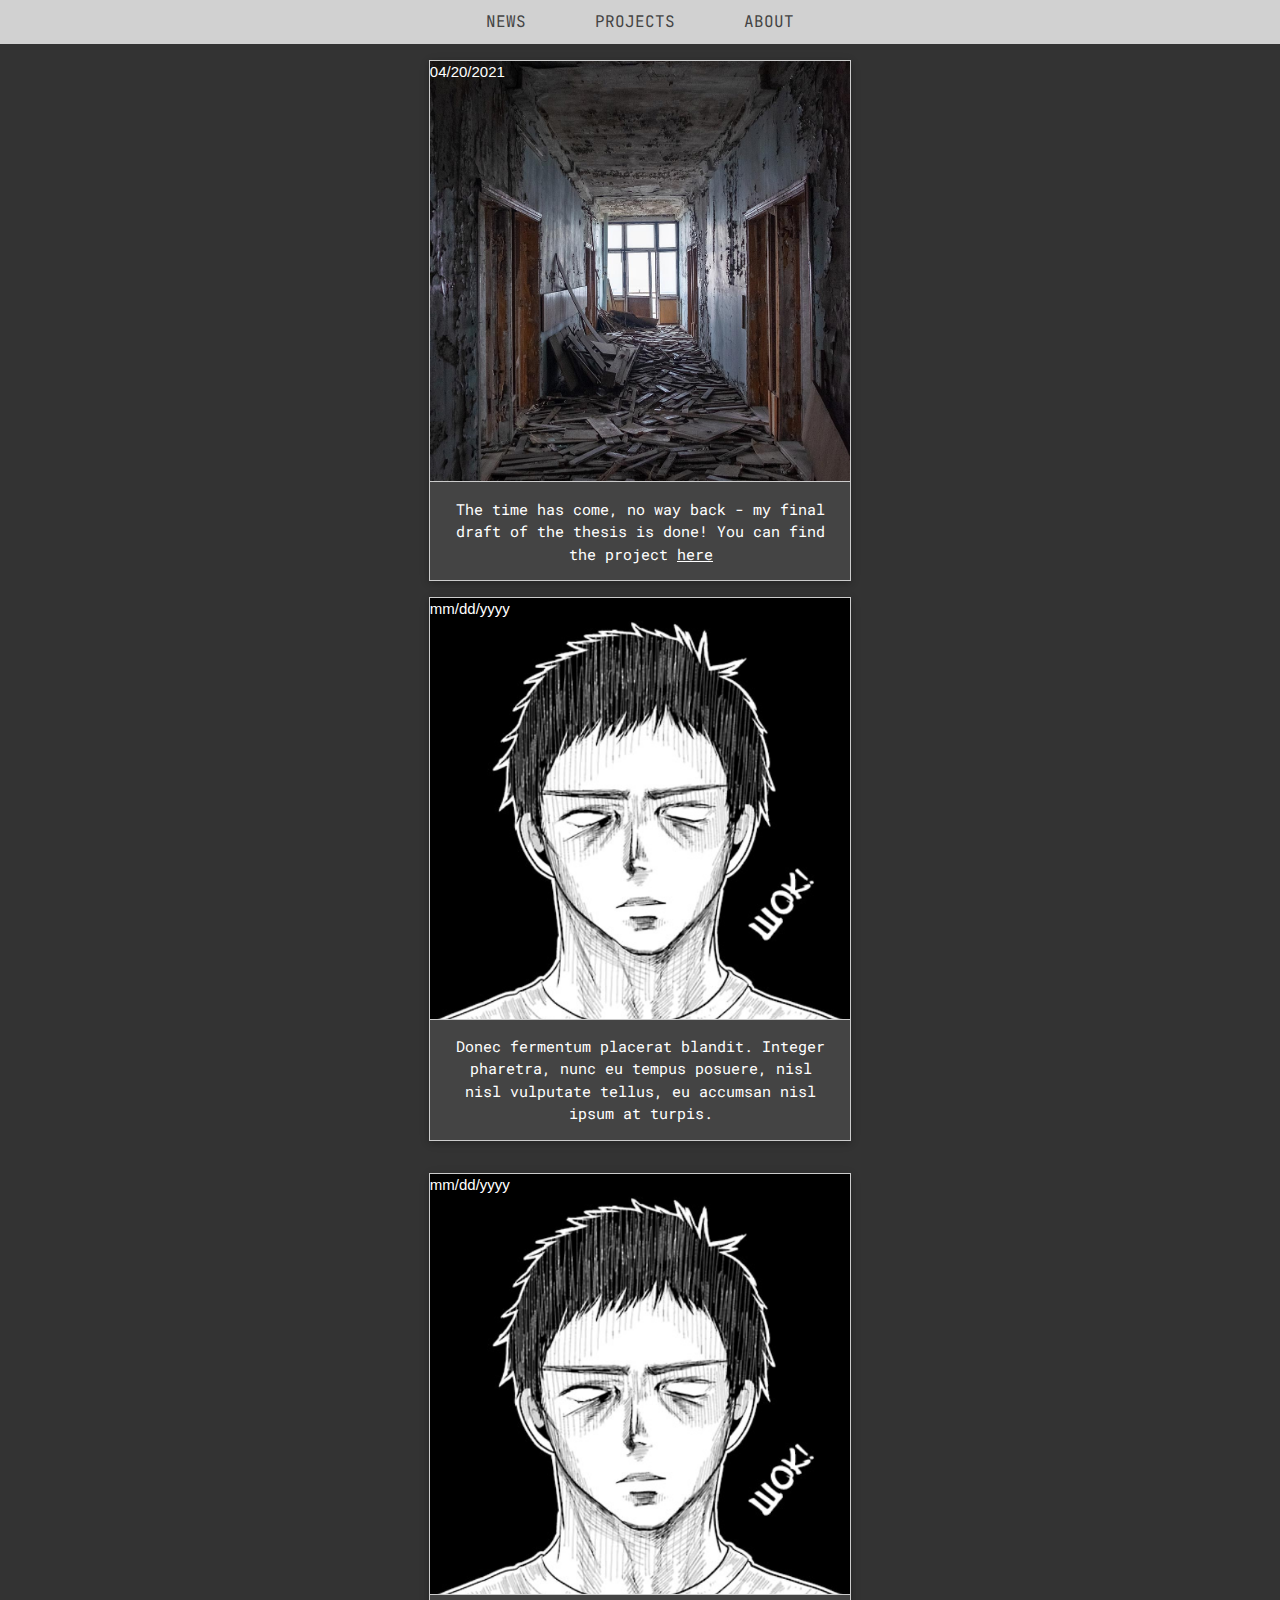
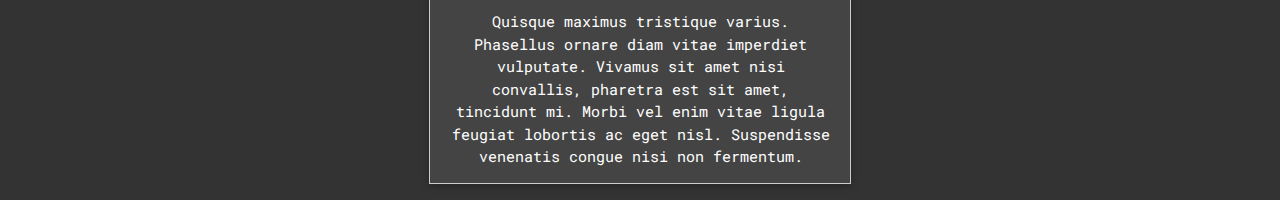
<file: index.html>
<!DOCTYPE html>
<html>
<head>
    <link href="css/styles.css" rel="stylesheet" type="text/css">
    <link rel="stylesheet" href="https://www.w3schools.com/w3css/4/w3.css">
    <link rel="preconnect" href="https://fonts.gstatic.com">
    <link href="https://fonts.googleapis.com/css2?family=Roboto+Mono&display=swap" rel="stylesheet">
    <link href="https://fonts.googleapis.com/css2?family=JetBrains+Mono&display=swap" rel="stylesheet">
    <meta name="viewport" content="width=device-width, initial-scale=1.0">
</head>
<body>
    <header>
        <nav>
            <ul>
                <li><a href="#">News</a></li>
                <li style="margin: 0 60px;"><a href="projects.html">Projects</a></li>
                <li><a href="about.html">About</a></li>
            </ul>
        </nav>
    </header>
    <main>
        <div class="w3-row">
            <div class="w3-container w3-card w3-auto w3-mobile w3-margin-top w3-border" style="padding: 0px; background: #444; width:33%;">
                <div class="w3-display-container">
                    <img src="projects/Project1/thesis icon.jpg" width="100%">
                    <div class="w3-display-topleft">04/20/2021</div> 
                </div>
                <div class="w3-container w3-center w3-border-top">     
                    <p style="margin-left: 2px;">The time has come, no way back  - my final draft of the thesis is done! 
                    You can find the project <a href="./projects/Project1/Project1.html" style="text-decoration:underline;">here</a></p>
                </div>
            </div>
        </div>

        <div class="w3-row">
            <div class="w3-container w3-card w3-auto w3-mobile w3-border" style="margin-bottom: 16px; margin-top: 16px; padding: 0px; background: #444; width:33%;">
                <div class="w3-display-container">
                    <img src="assets/placeholder1.png" width="100%">
                    <div class="w3-display-topleft">mm/dd/yyyy</div> 
                </div>
                <div class="w3-container w3-center w3-border-top">     
                    <p style="margin-left: 2px;">Donec fermentum placerat blandit. Integer pharetra, nunc eu tempus posuere, nisl nisl vulputate tellus, eu accumsan nisl ipsum at turpis.</p>
                </div>
            </div>
        </div>

        <div class="w3-row">
            <div class="w3-container w3-card w3-auto w3-mobile w3-border" style="margin-bottom: 16px; margin-top: 16px; padding: 0px; background: #444; width:33%;">
                <div class="w3-display-container">
                    <img src="assets/placeholder1.png" width="100%">
                    <div class="w3-display-topleft">mm/dd/yyyy</div> 
                </div>
                <div class="w3-container w3-center w3-border-top">     
                    <p style="margin-left: 2px;">Quisque maximus tristique varius. Phasellus ornare diam vitae imperdiet vulputate. Vivamus sit amet nisi convallis, pharetra est sit amet, tincidunt mi. Morbi vel enim vitae ligula feugiat lobortis ac eget nisl. Suspendisse venenatis congue nisi non fermentum.</p>
                </div>
            </div>
        </div>
    </main>
</body>
</html>
</file>
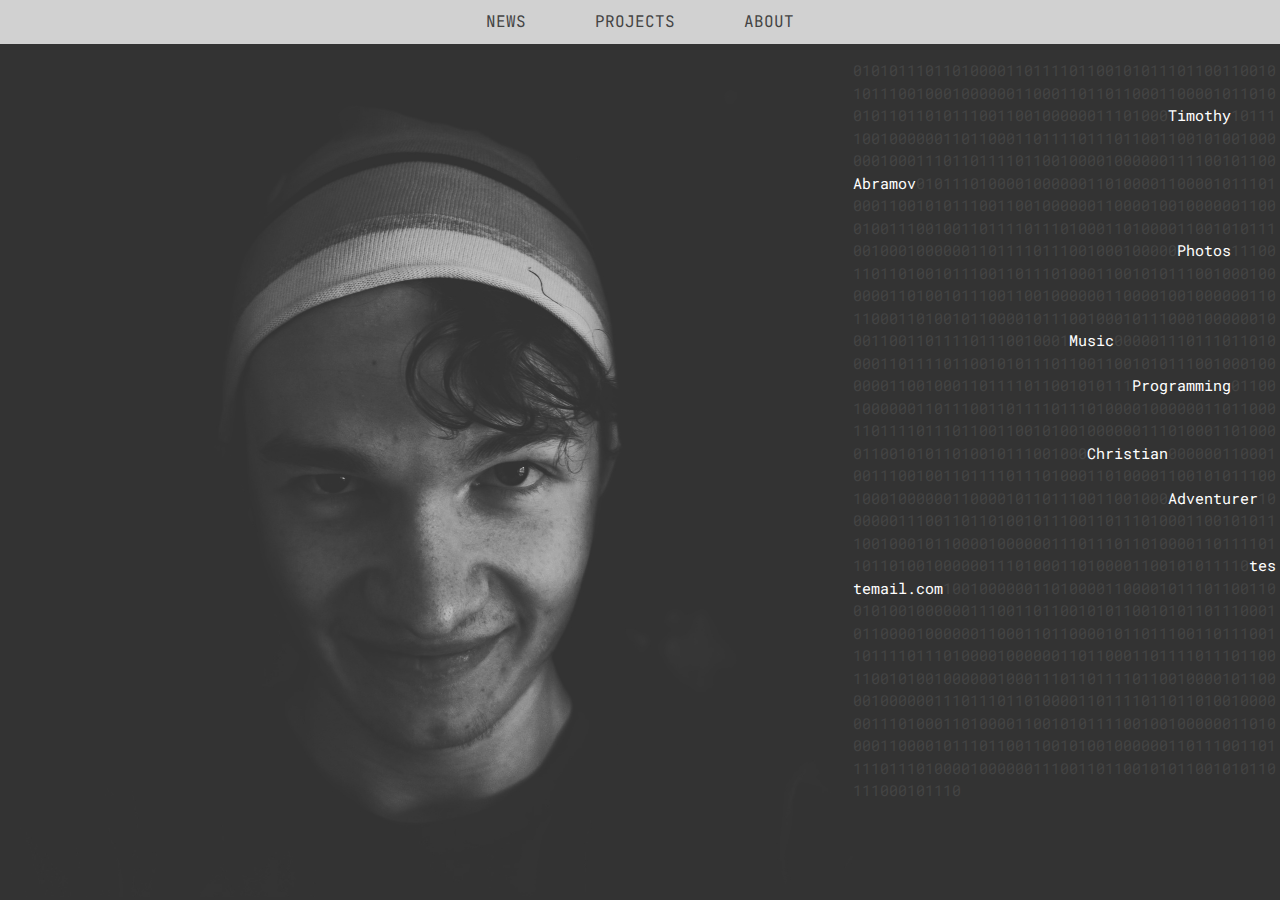
<file: about.html>
<!DOCTYPE html>
<html>
<head>
    <link href="css/styles.css" rel="stylesheet" type="text/css">
    <link rel="stylesheet" href="https://www.w3schools.com/w3css/4/w3.css">
    <link rel="preconnect" href="https://fonts.gstatic.com">
    <link href="https://fonts.googleapis.com/css2?family=Roboto+Mono&display=swap" rel="stylesheet">
    <link href="https://fonts.googleapis.com/css2?family=JetBrains+Mono&display=swap" rel="stylesheet">
    <meta name="viewport" content="width=device-width, initial-scale=1.0">
</head>
<body onload="generateTextContinuously()">
    <header>
        <nav>
            <ul>
                <li><a href="index.html">News</a></li>
                <li style="margin: 0 60px;"><a href="projects.html">Projects</a></li>
                <li><a href="#">About</a></li>
            </ul>
        </nav>
    </header>
    <main>
        <div class="w3-row">
            <div class="w3-twothird w3-mobile"><img src="assets/about_pic.jpg" width="100%"></div>
            <div class="w3-rest w3-mobile"><p style="color: #444;" id="generatedText"></p></div>
        </div>

        <script>
            var textGenerated = 0; //see if text was generated at least once
            var absolutePositions = []; //holds the position of each item in text
            var startingPositions = [];
            var endingPositions = [];
            var directions = []; //directions in which items move, may be different for different items
            var selectedVerse; 
            var maxDist;  //maximum distance between the items
            
            //John 3:16
            var verse1 = '[base64]';
            //1 John 4:16
            var verse2 = '[base64]';
            //1 John 4:20
            var verse3 = '[base64]';
            var items = ['Timothy', 'Abramov', 'Photos', 'Music', 'Programming', 'Christian', 'Adventurer', 'testemail.com'];

            function getRandomInt(max){
                return Math.floor(Math.random() * max);
            }
            function generateTextContinuously(){
                generateText();
                setInterval(generateText, 250);
            }
            function generateText(){
                let ourText = document.getElementById('generatedText');

                if(textGenerated == 0){
                    //select a verse
                    let verses = [verse1, verse2, verse3]; 
                    let randomVerseNum = getRandomInt(verses.length);
                    if (randomVerseNum == verses.length) {randomVerseNum = 0;}
                    selectedVerse = verses[randomVerseNum];
                    //max distance between items
                    maxDist = Math.floor(selectedVerse.length / items.length);
                    let randomDistance;
                    let absolutePosition = 0;
                    //distances and locations for each item
                    for(var i=0; i<items.length;i++)
                    { 
                        randomDistance = getRandomInt(maxDist);
                        while (randomDistance < maxDist/2){ randomDistance = getRandomInt(maxDist);} 
                        endingPositions[i] = absolutePosition + maxDist;
                        absolutePosition += randomDistance;
                        absolutePositions[i] = absolutePosition;
                        startingPositions[i] = absolutePositions[i]; 
                        absolutePosition += items[i].length;
                        directions[i] = 1;   
                    }
                    textGenerated = 1;
                }

                let outString = '';
                let itemsShowed = 0;
                let currentPosition = 0;

                for (var i = 0; i < selectedVerse.length; i++){
                    //reached the item-insertion position
                    if(currentPosition == absolutePositions[itemsShowed]){
                        //if not all items have been displayed yet
                        if (itemsShowed != items.length){
                        outString += '<span style="color:white;">' + items[itemsShowed] + '</span>';
                        currentPosition += items[itemsShowed].length;
                        itemsShowed++;
                        continue;
                        }
                    }
                    outString += selectedVerse[i];
                    currentPosition++;
                }
 
                //move all words in the correct direction
                for (var i = 0; i < items.length; i++){
                    if(directions[i] == 1) absolutePositions[i] += 2;
                    else if(directions[i] == 0) absolutePositions[i] -= 2;

                    //gotta fix this:
                    if(absolutePositions[i] >= endingPositions[i]) {absolutePositions[i] = endingPositions[i]; directions[i] = 0;}
                    else if(absolutePositions[i] <= startingPositions[i]) {absolutePositions[i] = startingPositions[i]; directions[i] = 1;}
                }
                
                //alert("Starting: " + JSON.stringify(startingPositions) + " Ending: " + JSON.stringify(endingPositions) + "Current: " + JSON.stringify(absolutePositions));
                        
                
                
                //alert(outString);
                ourText.innerHTML = outString;
            
            }
        </script>
    </main>
</body>
</html>
</file>
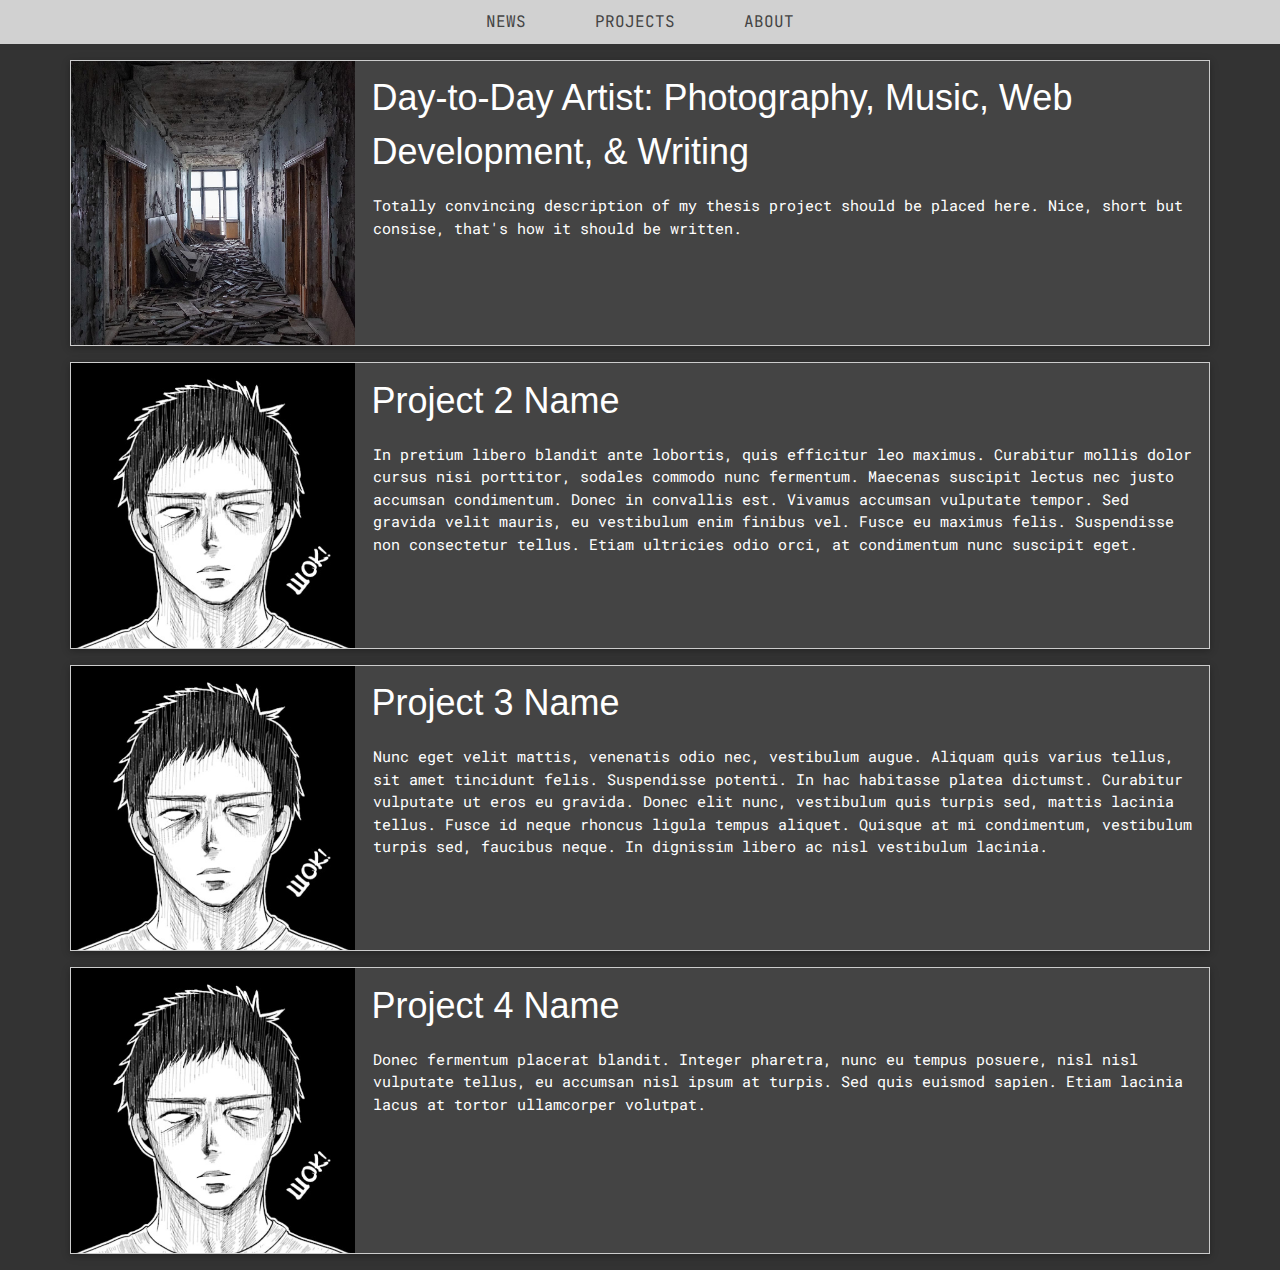
<file: projects.html>
<!DOCTYPE html>
<html>
<head>
    <link href="css/styles.css" rel="stylesheet" type="text/css">
    <link rel="stylesheet" href="https://www.w3schools.com/w3css/4/w3.css">
    <link rel="preconnect" href="https://fonts.gstatic.com" crossorigin>
    <link href="https://fonts.googleapis.com/css2?family=Roboto+Mono&display=swap" rel="stylesheet">
    <link href="https://fonts.googleapis.com/css2?family=JetBrains+Mono&display=swap" rel="stylesheet">
    <meta name="viewport" content="width=device-width, initial-scale=1.0">
</head>
<body>
    <header>
        <nav>
            <ul>
                <li><a href="index.html">News</a></li>
                <li style="margin: 0 60px;"><a href="#">Projects</a></li>
                <li><a href="about.html">About</a></li>
            </ul>
        </nav>
    </header>
    <main>
        
        <div class="w3-row">
            
            <div class="w3-container w3-card  w3-auto w3-mobile w3-margin-top w3-hover-opacity w3-border" style="padding: 0px; background: #444;">
                <a href="projects/Project1/Project1.html">
                <img src="projects/Project1/thesis icon.jpg" class="w3-quarter">
                <div class="w3-container w3-rest">
                    <h1>Day-to-Day Artist: Photography, Music, Web Development, & Writing</h1>
                    <p style="margin-left: 2px;">Totally convincing description of my 
                    thesis project should be placed here. Nice, short but consise, that's 
                    how it should be written.</p>
                </div>
                </a>   
            </div>
        </div>

        <div class="w3-row">
            <div class="w3-container w3-card w3-auto w3-mobile w3-margin-top w3-hover-opacity w3-border" style="padding: 0px; background: #444;">
                <img src="assets/placeholder1.png" class="w3-quarter">
                <div class="w3-container w3-rest">
                    <h1>Project 2 Name</h1>
                    <p style="margin-left: 2px;">In pretium libero blandit ante lobortis, quis efficitur leo maximus. Curabitur mollis dolor cursus nisi porttitor, sodales commodo nunc fermentum. Maecenas suscipit lectus nec justo accumsan condimentum. Donec in convallis est. Vivamus accumsan vulputate tempor. Sed gravida velit mauris, eu vestibulum enim finibus vel. Fusce eu maximus felis. Suspendisse non consectetur tellus. Etiam ultricies odio orci, at condimentum nunc suscipit eget.</p>
                </div>
            </div>
        </div>

        <div class="w3-row">
            <div class="w3-container w3-card w3-auto w3-mobile w3-margin-top w3-hover-opacity w3-border" style="padding: 0px; background: #444;">
                <img src="assets/placeholder1.png" class="w3-quarter">
                <div class="w3-container w3-rest">
                    <h1>Project 3 Name</h1>
                    <p style="margin-left: 2px;">Nunc eget velit mattis, venenatis odio nec, vestibulum augue. Aliquam quis varius tellus, sit amet tincidunt felis. Suspendisse potenti. In hac habitasse platea dictumst. Curabitur vulputate ut eros eu gravida. Donec elit nunc, vestibulum quis turpis sed, mattis lacinia tellus. Fusce id neque rhoncus ligula tempus aliquet. Quisque at mi condimentum, vestibulum turpis sed, faucibus neque. In dignissim libero ac nisl vestibulum lacinia.</p>
                </div>
            </div>
        </div>

        <div class="w3-row">
            <div class="w3-container w3-card w3-auto w3-mobile w3-margin-top w3-margin-bottom w3-hover-opacity w3-border" style="padding: 0px; background: #444;">
                <img src="assets/placeholder1.png" class="w3-quarter">
                <div class="w3-container w3-rest">
                    <h1>Project 4 Name</h1>
                    <p style="margin-left: 2px;">Donec fermentum placerat blandit. Integer pharetra, nunc eu tempus posuere, nisl nisl vulputate tellus, eu accumsan nisl ipsum at turpis. Sed quis euismod sapien. Etiam lacinia lacus at tortor ullamcorper volutpat.</p>
                </div>
            </div>
        </div>

    </main>
</body>
</html>
</file>
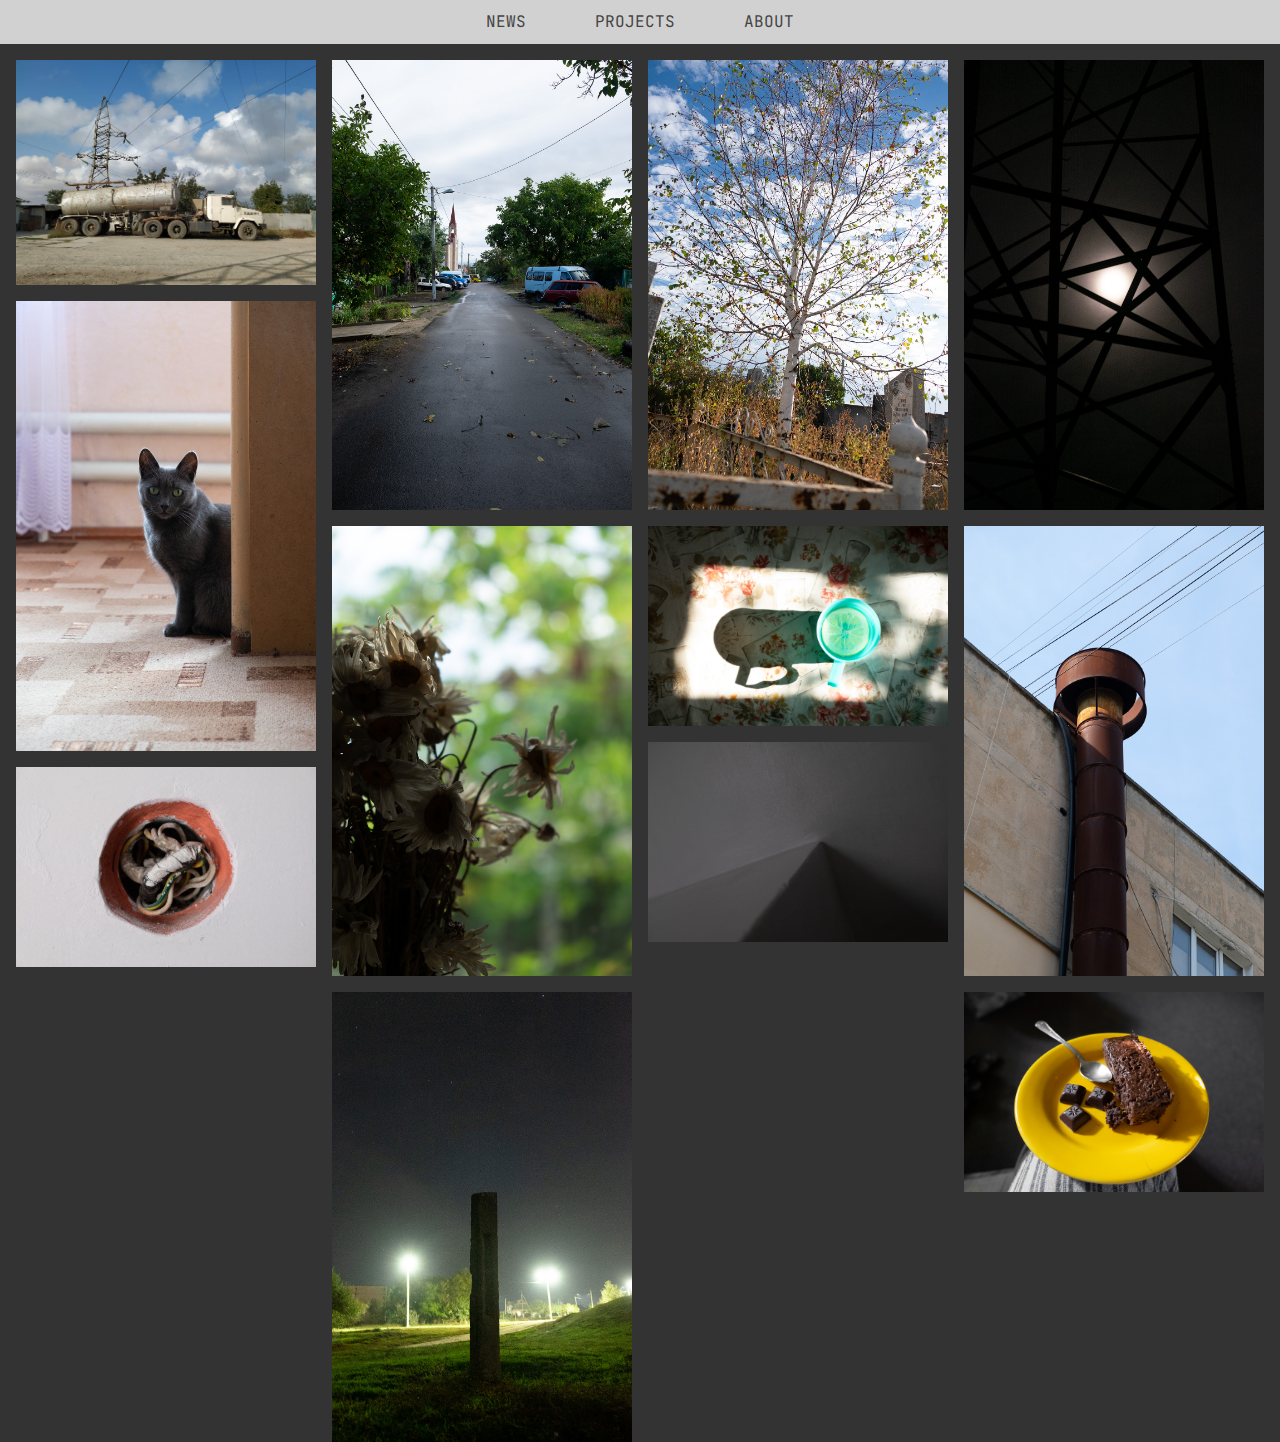
<file: Project Pages/Project1.html>
<!DOCTYPE html>
<html>
<head>
    <link href="../css/styles.css" rel="stylesheet" type="text/css">
    <link rel="stylesheet" href="https://www.w3schools.com/w3css/4/w3.css">
    <link rel="preconnect" href="https://fonts.gstatic.com">
    <link href="https://fonts.googleapis.com/css2?family=Roboto+Mono&display=swap" rel="stylesheet">
    <link href="https://fonts.googleapis.com/css2?family=JetBrains+Mono&display=swap" rel="stylesheet">
    <meta name="viewport" content="width=device-width, initial-scale=1.0">
</head>
<body>
    <header>
        <nav>
            <ul>
                <li><a href="../news.html">News</a></li>
                <li style="margin: 0 60px;"><a href="../projects.html">Projects</a></li>
                <li><a href="../index.html">About</a></li>
            </ul>
        </nav>
    </header>
    <main>
          
          <div class="w3-row-padding">
            <div class="w3-container w3-quarter">
              <img src="../assets/projects/1. Thesis/Compressed Catalog/1.jpg" style="width:100%;cursor:pointer" 
              onclick="onClick(this)" class="w3-hover-opacity w3-margin-top">
              <img src="../assets/projects/1. Thesis/Compressed Catalog/5.jpg" style="width:100%;cursor:pointer" 
              onclick="onClick(this)" class="w3-hover-opacity w3-margin-top">
              <img src="../assets/projects/1. Thesis/Compressed Catalog/9.jpg" style="width:100%;cursor:pointer" 
              onclick="onClick(this)" class="w3-hover-opacity w3-margin-top">
            </div>
            <div class="w3-container w3-quarter">
              <img src="../assets/projects/1. Thesis/Compressed Catalog/2.jpg" style="width:100%;cursor:pointer" 
              onclick="onClick(this)" class="w3-hover-opacity w3-margin-top">
              <img src="../assets/projects/1. Thesis/Compressed Catalog/6.jpg" style="width:100%;cursor:pointer" 
              onclick="onClick(this)" class="w3-hover-opacity w3-margin-top">
              <img src="../assets/projects/1. Thesis/Compressed Catalog/10.jpg" style="width:100%;cursor:pointer" 
              onclick="onClick(this)" class="w3-hover-opacity w3-margin-top">
            </div>
            <div class="w3-container w3-quarter">
              <img src="../assets/projects/1. Thesis/Compressed Catalog/3.jpg" style="width:100%;cursor:pointer" 
              onclick="onClick(this)" class="w3-hover-opacity w3-margin-top">
              <img src="../assets/projects/1. Thesis/Compressed Catalog/7.jpg" style="width:100%;cursor:pointer" 
              onclick="onClick(this)" class="w3-hover-opacity w3-margin-top">
              <img src="../assets/projects/1. Thesis/Compressed Catalog/11.jpg" style="width:100%;cursor:pointer" 
              onclick="onClick(this)" class="w3-hover-opacity w3-margin-top">
            </div>
            <div class="w3-container w3-quarter">
                <img src="../assets/projects/1. Thesis/Compressed Catalog/4.jpg" style="width:100%;cursor:pointer" 
                onclick="onClick(this)" class="w3-hover-opacity w3-margin-top">
                <img src="../assets/projects/1. Thesis/Compressed Catalog/8.jpg" style="width:100%;cursor:pointer" 
                onclick="onClick(this)" class="w3-hover-opacity w3-margin-top">
                <img src="../assets/projects/1. Thesis/Compressed Catalog/12.jpg" style="width:100%;cursor:pointer" 
              onclick="onClick(this)" class="w3-hover-opacity w3-margin-top">
              </div>
          </div>

          
          <div id="modal01" class="w3-modal" onclick="this.style.display='none'">
            <span class="w3-button w3-hover-red w3-xlarge w3-display-topright">&times;</span>
            <div class="w3-modal-content w3-animate-zoom">
              <img id="img01" style="width:100%;">
            </div>
          </div>
          
          <script>
          function onClick(element) {
            document.getElementById("img01").src = element.src;
            document.getElementById("modal01").style.display = "block";
          }
          </script>
    </main>
</body>
</html>
</file>
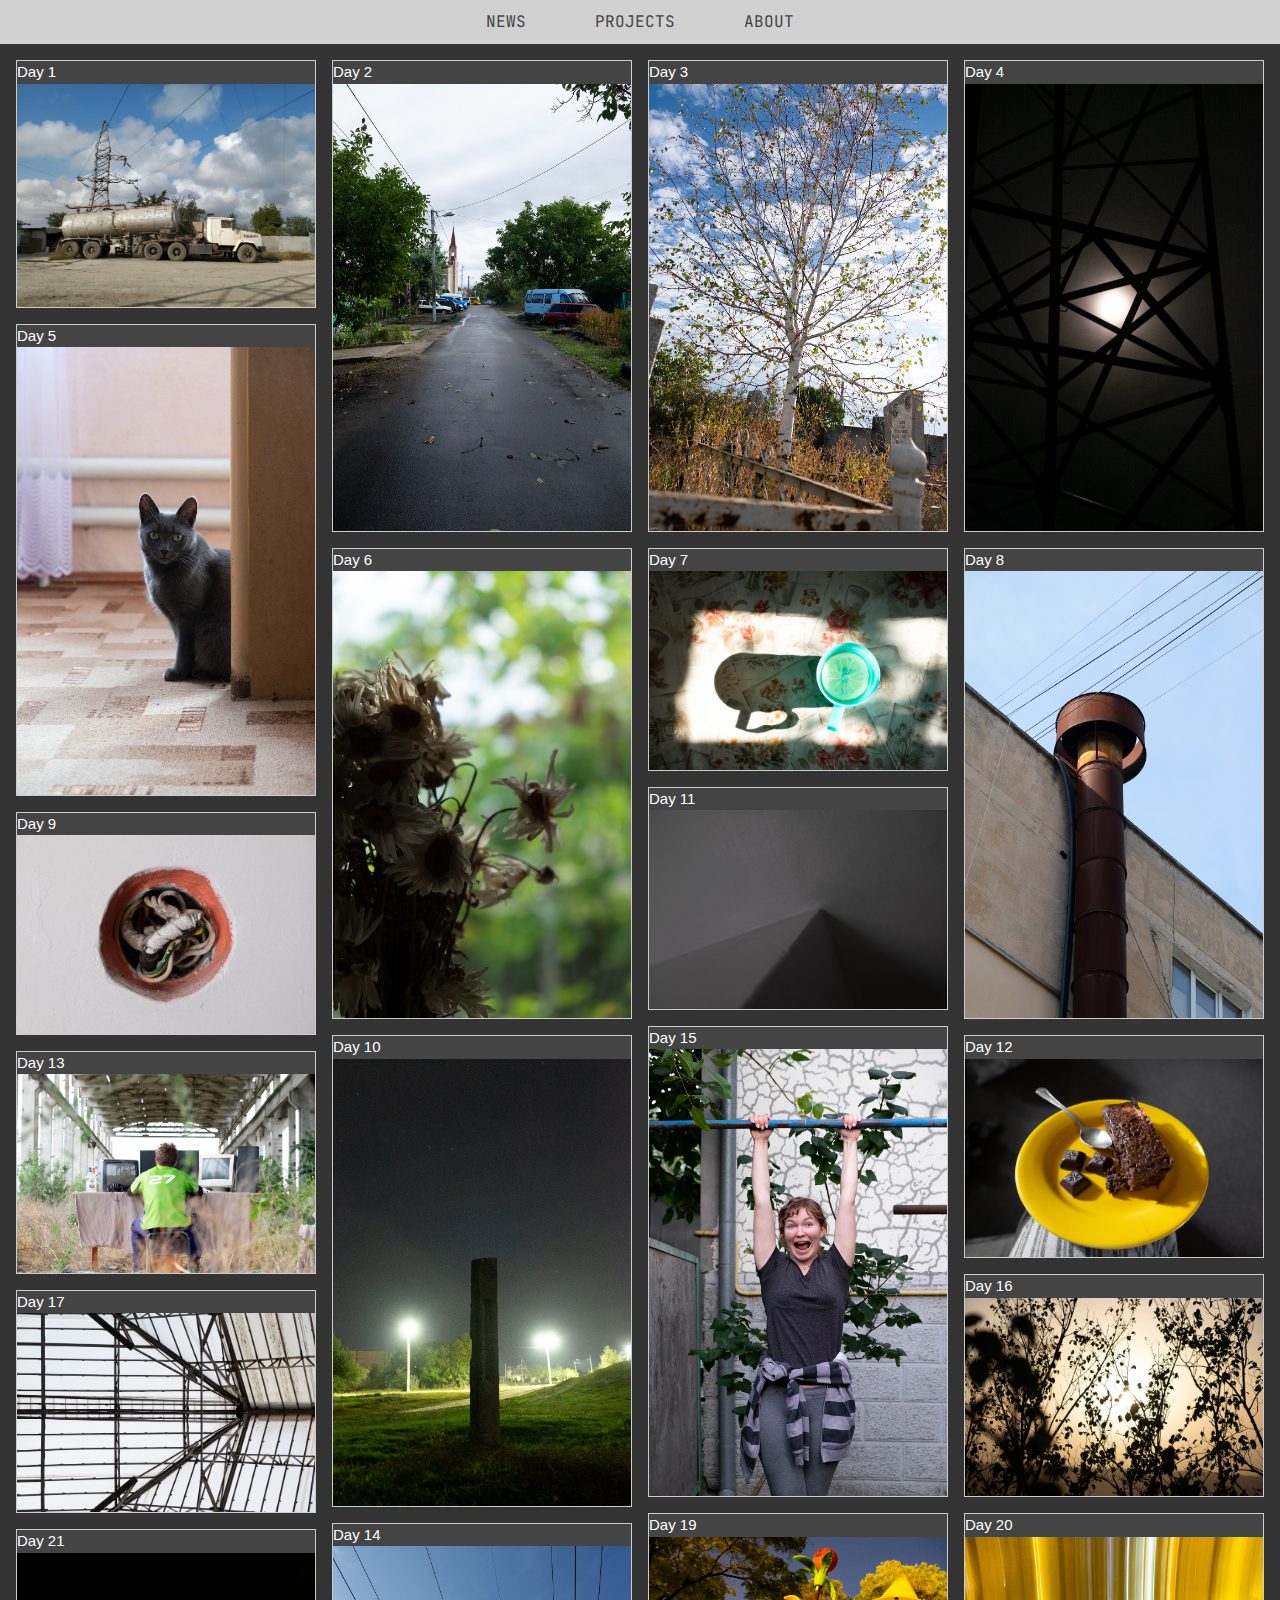
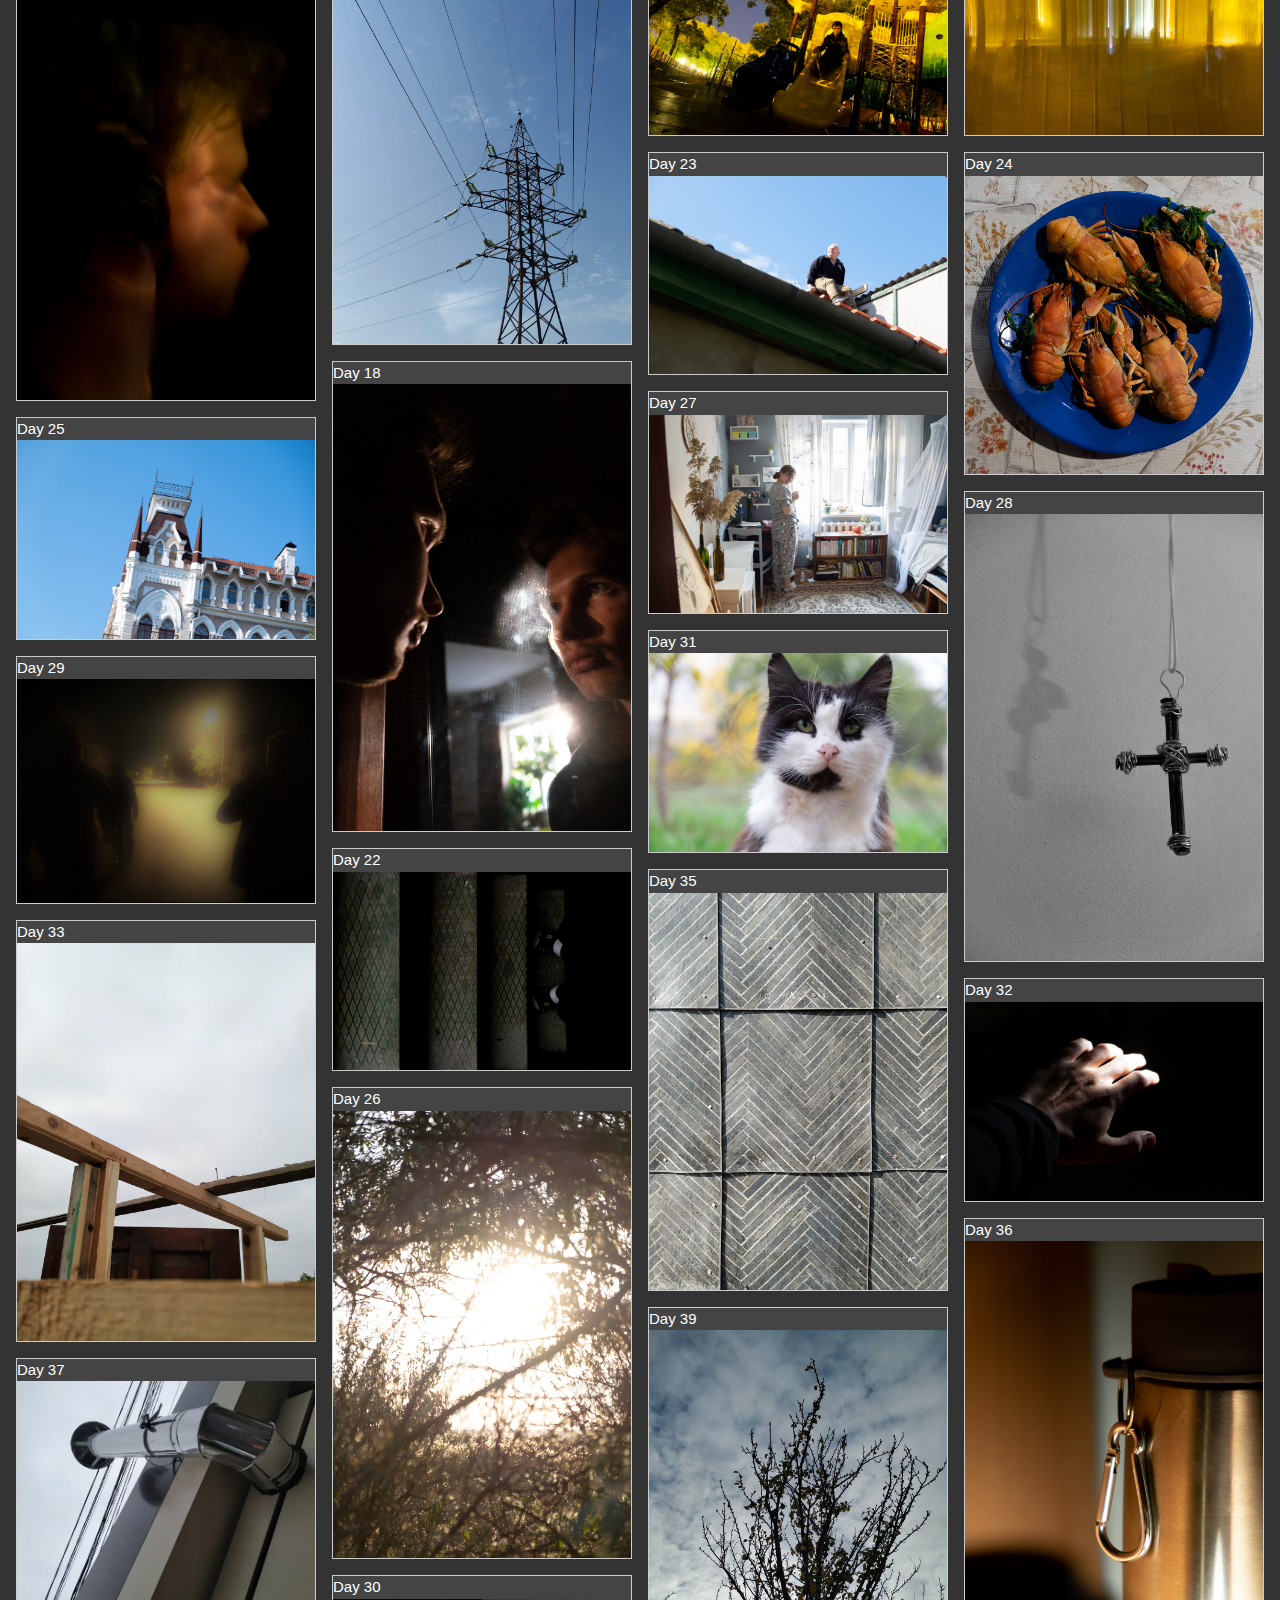
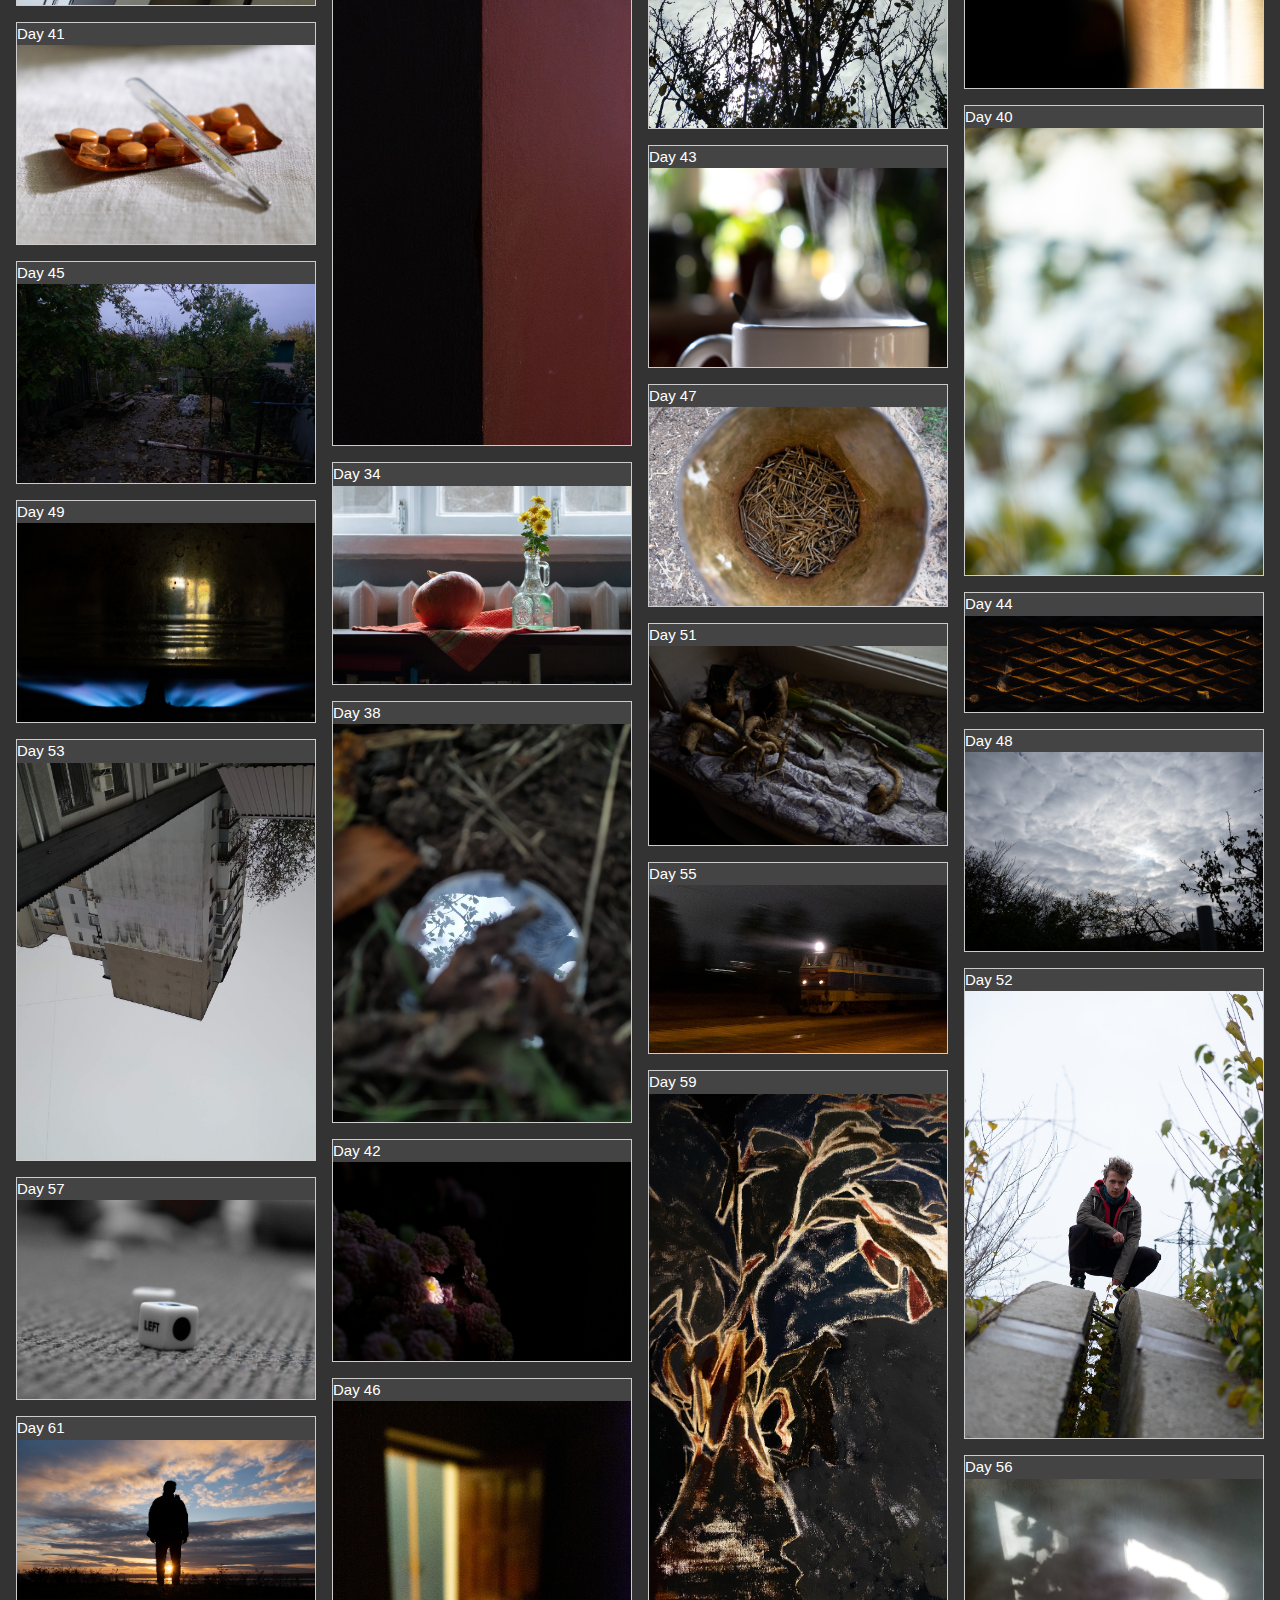
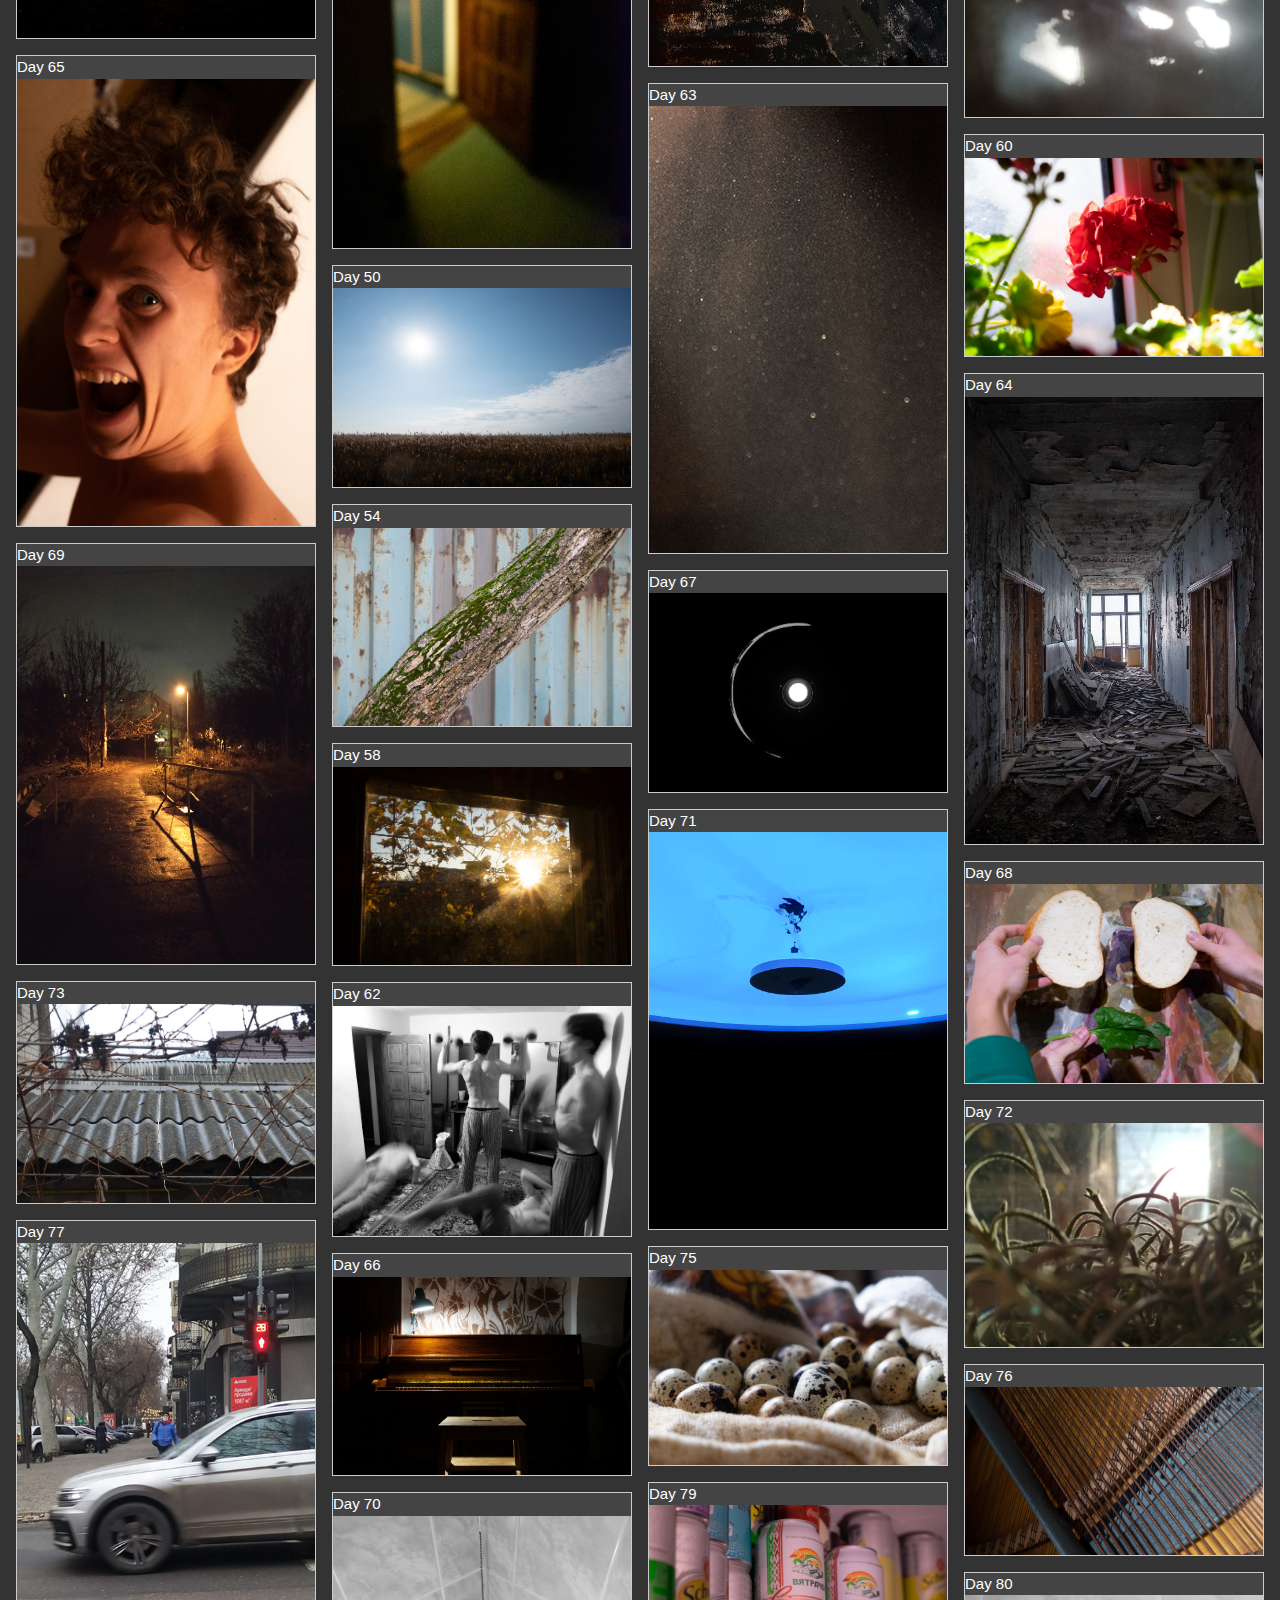
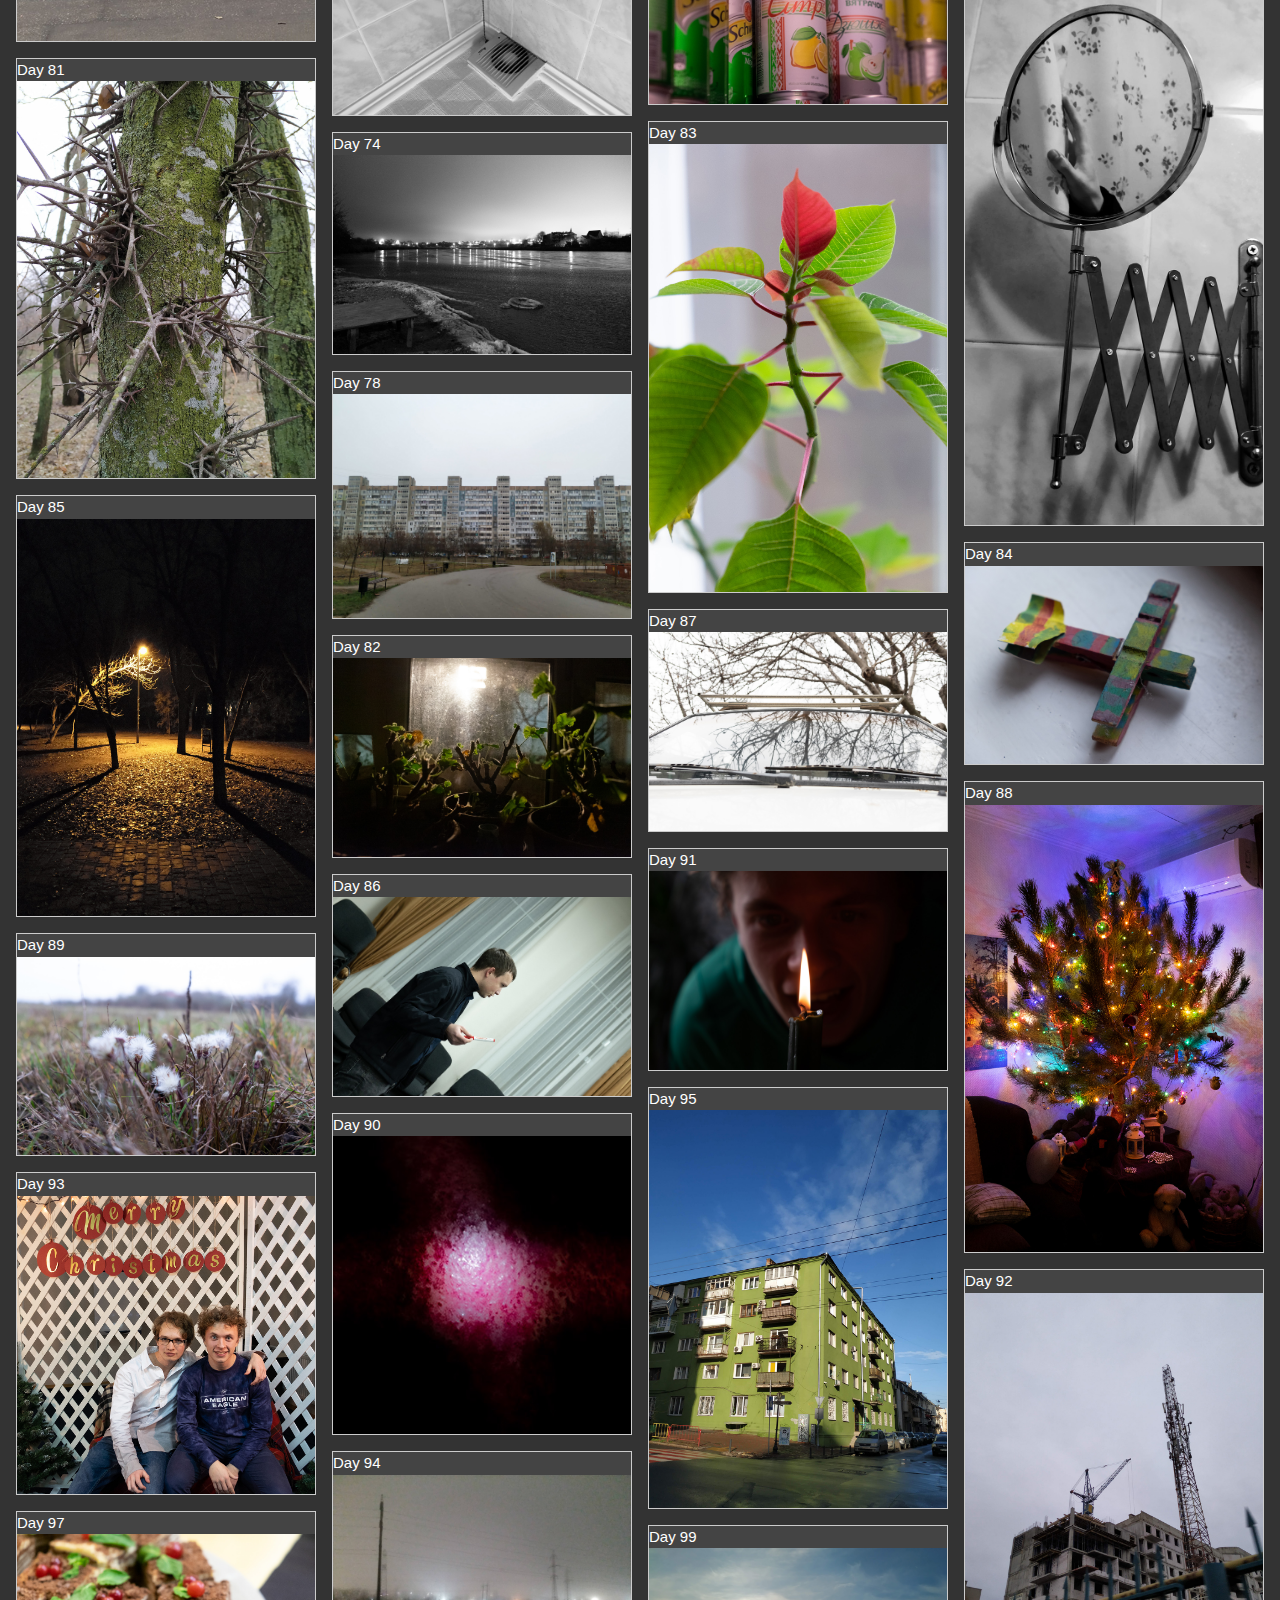
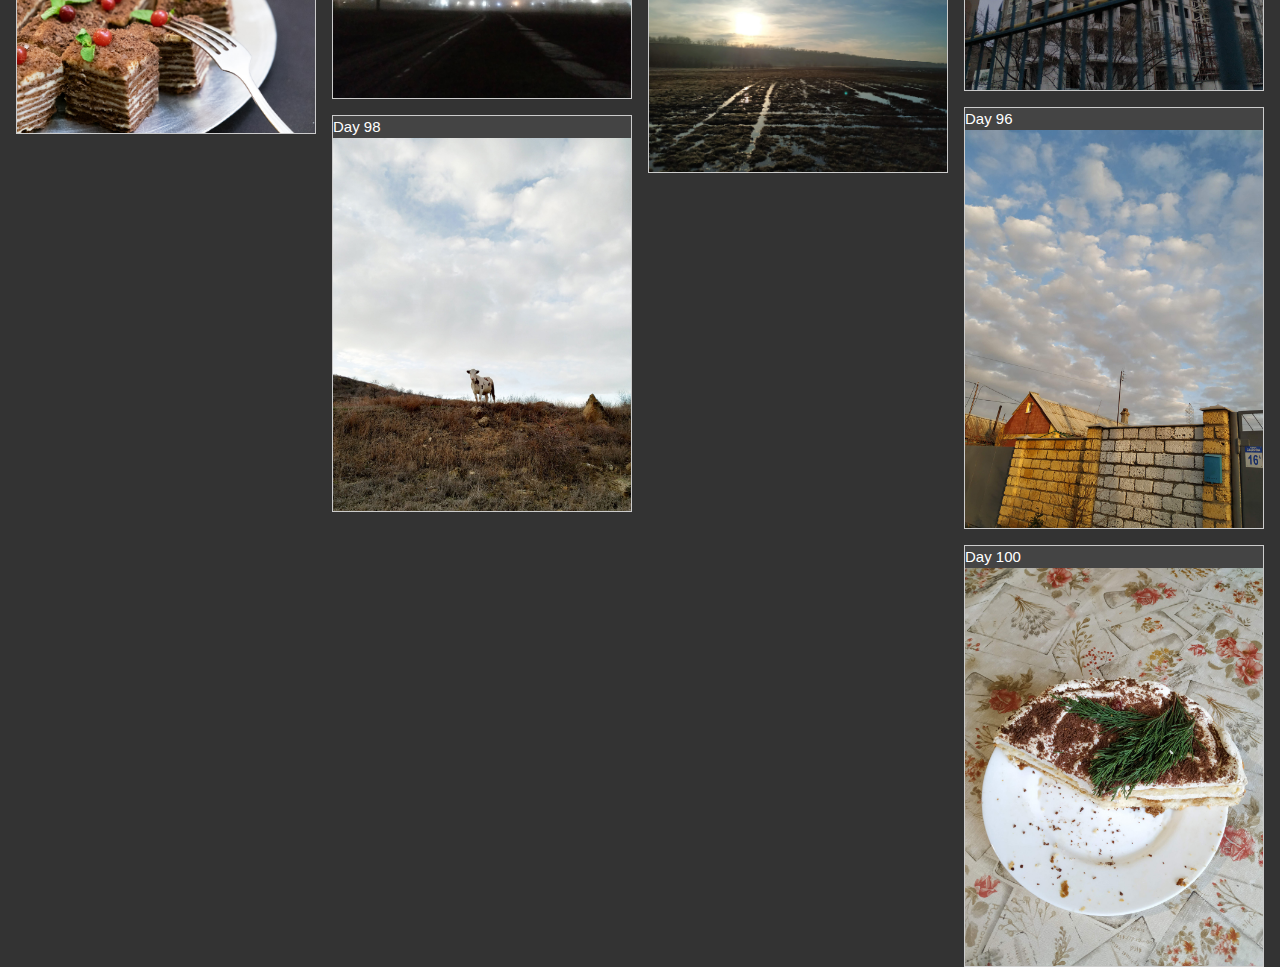
<file: projects/Project1/Project1.html>
<!DOCTYPE html>
<html>
<head>
    <link href="../../css/styles.css" rel="stylesheet" type="text/css">
    <link rel="stylesheet" href="https://www.w3schools.com/w3css/4/w3.css">
    <link rel="preconnect" href="https://fonts.gstatic.com">
    <link href="https://fonts.googleapis.com/css2?family=Roboto+Mono&display=swap" rel="stylesheet">
    <link href="https://fonts.googleapis.com/css2?family=JetBrains+Mono&display=swap" rel="stylesheet">
    <meta name="viewport" content="width=device-width, initial-scale=1.0">
</head>
<body>
    <header>
        <nav>
            <ul>
                <li><a href="../../index.html">News</a></li>
                <li style="margin: 0 60px;"><a href="../../projects.html">Projects</a></li>
                <li><a href="../../about.html">About</a></li>
            </ul>
        </nav>
    </header>
    <main>
          
          <div class="w3-row-padding">
            <div class="w3-container w3-quarter">
              <div class="w3-margin-top photo-card w3-border w3-hover-opacity">Day 1
              <img src="Compressed Catalog/1.jpg" style="width:100%;cursor:pointer" 
              onclick="onClick(this)">
              </div>
              <div class="w3-margin-top photo-card w3-border w3-hover-opacity">Day 5
              <img src="Compressed Catalog/5.jpg" style="width:100%;cursor:pointer" 
              onclick="onClick(this)" class="w3-hover-opacity">
              </div>
              <div class="w3-margin-top photo-card w3-border w3-hover-opacity">Day 9
              <img src="Compressed Catalog/9.jpg" style="width:100%;cursor:pointer" 
              onclick="onClick(this)">
              </div>
              <div class="w3-margin-top photo-card w3-border w3-hover-opacity">Day 13
              <img src="Compressed Catalog/13.jpg" style="width:100%;cursor:pointer" 
              onclick="onClick(this)">
              </div>
              <div class="w3-margin-top photo-card w3-border w3-hover-opacity">Day 17
              <img src="Compressed Catalog/17.jpg" style="width:100%;cursor:pointer" 
              onclick="onClick(this)">
              </div>
              <div class="w3-margin-top photo-card w3-border w3-hover-opacity">Day 21
              <img src="Compressed Catalog/21.jpg" style="width:100%;cursor:pointer" 
              onclick="onClick(this)">
              </div>
              <div class="w3-margin-top photo-card w3-border w3-hover-opacity">Day 25
              <img src="Compressed Catalog/25.jpg" style="width:100%;cursor:pointer" 
              onclick="onClick(this)">
              </div>
              <div class="w3-margin-top photo-card w3-border w3-hover-opacity">Day 29
              <img src="Compressed Catalog/29.jpg" style="width:100%;cursor:pointer" 
              onclick="onClick(this)">
              </div>
              <div class="w3-margin-top photo-card w3-border w3-hover-opacity">Day 33
              <img src="Compressed Catalog/33.jpg" style="width:100%;cursor:pointer" 
              onclick="onClick(this)">
              </div>
              <div class="w3-margin-top photo-card w3-border w3-hover-opacity">Day 37
              <img src="Compressed Catalog/37.jpg" style="width:100%;cursor:pointer" 
              onclick="onClick(this)">
              </div>
              <div class="w3-margin-top photo-card w3-border w3-hover-opacity">Day 41
              <img src="Compressed Catalog/41.jpg" style="width:100%;cursor:pointer" 
              onclick="onClick(this)">
              </div>
              <div class="w3-margin-top photo-card w3-border w3-hover-opacity">Day 45
              <img src="Compressed Catalog/45.jpg" style="width:100%;cursor:pointer" 
              onclick="onClick(this)">
              </div>
              <div class="w3-margin-top photo-card w3-border w3-hover-opacity">Day 49
              <img src="Compressed Catalog/49.jpg" style="width:100%;cursor:pointer" 
              onclick="onClick(this)">
              </div>
              <div class="w3-margin-top photo-card w3-border w3-hover-opacity">Day 53
              <img src="Compressed Catalog/53.jpg" style="width:100%;cursor:pointer" 
              onclick="onClick(this)">
              </div>
              <div class="w3-margin-top photo-card w3-border w3-hover-opacity">Day 57
              <img src="Compressed Catalog/57.jpg" style="width:100%;cursor:pointer" 
              onclick="onClick(this)">
              </div>
              <div class="w3-margin-top photo-card w3-border w3-hover-opacity">Day 61
              <img src="Compressed Catalog/61.jpg" style="width:100%;cursor:pointer" 
              onclick="onClick(this)">
              </div>
              <div class="w3-margin-top photo-card w3-border w3-hover-opacity">Day 65
              <img src="Compressed Catalog/65.jpg" style="width:100%;cursor:pointer" 
              onclick="onClick(this)">
              </div>
              <div class="w3-margin-top photo-card w3-border w3-hover-opacity">Day 69
              <img src="Compressed Catalog/69.jpg" style="width:100%;cursor:pointer" 
              onclick="onClick(this)">
              </div>
              <div class="w3-margin-top photo-card w3-border w3-hover-opacity">Day 73
              <img src="Compressed Catalog/73.jpg" style="width:100%;cursor:pointer" 
              onclick="onClick(this)">
              </div>
              <div class="w3-margin-top photo-card w3-border w3-hover-opacity">Day 77
              <img src="Compressed Catalog/77.jpg" style="width:100%;cursor:pointer" 
              onclick="onClick(this)">
              </div>
              <div class="w3-margin-top photo-card w3-border w3-hover-opacity">Day 81
              <img src="Compressed Catalog/81.jpg" style="width:100%;cursor:pointer" 
              onclick="onClick(this)">
              </div>
              <div class="w3-margin-top photo-card w3-border w3-hover-opacity">Day 85
              <img src="Compressed Catalog/85.jpg" style="width:100%;cursor:pointer" 
              onclick="onClick(this)">
              </div>
              <div class="w3-margin-top photo-card w3-border w3-hover-opacity">Day 89
              <img src="Compressed Catalog/89.jpg" style="width:100%;cursor:pointer" 
              onclick="onClick(this)">
              </div>
              <div class="w3-margin-top photo-card w3-border w3-hover-opacity">Day 93
              <img src="Compressed Catalog/93.jpg" style="width:100%;cursor:pointer" 
              onclick="onClick(this)">
              </div>
              <div class="w3-margin-top photo-card w3-border w3-hover-opacity">Day 97
              <img src="Compressed Catalog/97.jpg" style="width:100%;cursor:pointer" 
              onclick="onClick(this)">
              </div>
            </div>
            <div class="w3-container w3-quarter">
              <div class="w3-margin-top photo-card w3-border w3-hover-opacity">Day 2
              <img src="Compressed Catalog/2.jpg" style="width:100%;cursor:pointer" 
              onclick="onClick(this)">
              </div>
              <div class="w3-margin-top photo-card w3-border w3-hover-opacity">Day 6
              <img src="Compressed Catalog/6.jpg" style="width:100%;cursor:pointer" 
              onclick="onClick(this)">
              </div>
              <div class="w3-margin-top photo-card w3-border w3-hover-opacity">Day 10
              <img src="Compressed Catalog/10.jpg" style="width:100%;cursor:pointer" 
              onclick="onClick(this)">
              </div>
              <div class="w3-margin-top photo-card w3-border w3-hover-opacity">Day 14
              <img src="Compressed Catalog/14.jpg" style="width:100%;cursor:pointer" 
              onclick="onClick(this)">
              </div>
              <div class="w3-margin-top photo-card w3-border w3-hover-opacity">Day 18
              <img src="Compressed Catalog/18.jpg" style="width:100%;cursor:pointer" 
              onclick="onClick(this)">
              </div>
              <div class="w3-margin-top photo-card w3-border w3-hover-opacity">Day 22
              <img src="Compressed Catalog/22.jpg" style="width:100%;cursor:pointer" 
              onclick="onClick(this)">
              </div>
              <div class="w3-margin-top photo-card w3-border w3-hover-opacity">Day 26
              <img src="Compressed Catalog/26.jpg" style="width:100%;cursor:pointer" 
              onclick="onClick(this)">
              </div>
              <div class="w3-margin-top photo-card w3-border w3-hover-opacity">Day 30
              <img src="Compressed Catalog/30.jpg" style="width:100%;cursor:pointer" 
              onclick="onClick(this)">
              </div>
              <div class="w3-margin-top photo-card w3-border w3-hover-opacity">Day 34
              <img src="Compressed Catalog/34.jpg" style="width:100%;cursor:pointer" 
              onclick="onClick(this)">
              </div>
              <div class="w3-margin-top photo-card w3-border w3-hover-opacity">Day 38
              <img src="Compressed Catalog/38.jpg" style="width:100%;cursor:pointer" 
              onclick="onClick(this)">
              </div>
              <div class="w3-margin-top photo-card w3-border w3-hover-opacity">Day 42
              <img src="Compressed Catalog/42.jpg" style="width:100%;cursor:pointer" 
              onclick="onClick(this)">
              </div>
              <div class="w3-margin-top photo-card w3-border w3-hover-opacity">Day 46
              <img src="Compressed Catalog/46.jpg" style="width:100%;cursor:pointer" 
              onclick="onClick(this)">
              </div>
              <div class="w3-margin-top photo-card w3-border w3-hover-opacity">Day 50
              <img src="Compressed Catalog/50.jpg" style="width:100%;cursor:pointer" 
              onclick="onClick(this)">
              </div>
              <div class="w3-margin-top photo-card w3-border w3-hover-opacity">Day 54
              <img src="Compressed Catalog/54.jpg" style="width:100%;cursor:pointer" 
              onclick="onClick(this)">
              </div>
              <div class="w3-margin-top photo-card w3-border w3-hover-opacity">Day 58
              <img src="Compressed Catalog/58.jpg" style="width:100%;cursor:pointer" 
              onclick="onClick(this)">
              </div>
              <div class="w3-margin-top photo-card w3-border w3-hover-opacity">Day 62
              <img src="Compressed Catalog/62.jpg" style="width:100%;cursor:pointer" 
              onclick="onClick(this)">
              </div>
              <div class="w3-margin-top photo-card w3-border w3-hover-opacity">Day 66
              <img src="Compressed Catalog/66.jpg" style="width:100%;cursor:pointer" 
              onclick="onClick(this)">
              </div>
              <div class="w3-margin-top photo-card w3-border w3-hover-opacity">Day 70
              <img src="Compressed Catalog/70.jpg" style="width:100%;cursor:pointer" 
              onclick="onClick(this)">
              </div>
              <div class="w3-margin-top photo-card w3-border w3-hover-opacity">Day 74
              <img src="Compressed Catalog/74.jpg" style="width:100%;cursor:pointer" 
              onclick="onClick(this)">
              </div>
              <div class="w3-margin-top photo-card w3-border w3-hover-opacity">Day 78
              <img src="Compressed Catalog/78.jpg" style="width:100%;cursor:pointer" 
              onclick="onClick(this)">
              </div>
              <div class="w3-margin-top photo-card w3-border w3-hover-opacity">Day 82
              <img src="Compressed Catalog/82.jpg" style="width:100%;cursor:pointer" 
              onclick="onClick(this)">
              </div>
              <div class="w3-margin-top photo-card w3-border w3-hover-opacity">Day 86
              <img src="Compressed Catalog/86.jpg" style="width:100%;cursor:pointer" 
              onclick="onClick(this)">
              </div>
              <div class="w3-margin-top photo-card w3-border w3-hover-opacity">Day 90
              <img src="Compressed Catalog/90.jpg" style="width:100%;cursor:pointer" 
              onclick="onClick(this)">
              </div>
              <div class="w3-margin-top photo-card w3-border w3-hover-opacity">Day 94
              <img src="Compressed Catalog/94.jpg" style="width:100%;cursor:pointer" 
              onclick="onClick(this)">
              </div>
              <div class="w3-margin-top photo-card w3-border w3-hover-opacity">Day 98
              <img src="Compressed Catalog/98.jpg" style="width:100%;cursor:pointer" 
              onclick="onClick(this)">
              </div>
            </div>
            <div class="w3-container w3-quarter">
              <div class="w3-margin-top photo-card w3-border w3-hover-opacity">Day 3
              <img src="Compressed Catalog/3.jpg" style="width:100%;cursor:pointer" 
              onclick="onClick(this)">
              </div>
              <div class="w3-margin-top photo-card w3-border w3-hover-opacity">Day 7
              <img src="Compressed Catalog/7.jpg" style="width:100%;cursor:pointer" 
              onclick="onClick(this)">
              </div>
              <div class="w3-margin-top photo-card w3-border w3-hover-opacity">Day 11
              <img src="Compressed Catalog/11.jpg" style="width:100%;cursor:pointer" 
              onclick="onClick(this)">
              </div>
              <div class="w3-margin-top photo-card w3-border w3-hover-opacity">Day 15
              <img src="Compressed Catalog/15.jpg" style="width:100%;cursor:pointer" 
              onclick="onClick(this)">
              </div>
              <div class="w3-margin-top photo-card w3-border w3-hover-opacity">Day 19
              <img src="Compressed Catalog/19.jpg" style="width:100%;cursor:pointer" 
              onclick="onClick(this)">
              </div>
              <div class="w3-margin-top photo-card w3-border w3-hover-opacity">Day 23
              <img src="Compressed Catalog/23.jpg" style="width:100%;cursor:pointer" 
              onclick="onClick(this)">
              </div>
              <div class="w3-margin-top photo-card w3-border w3-hover-opacity">Day 27
              <img src="Compressed Catalog/27.jpg" style="width:100%;cursor:pointer" 
              onclick="onClick(this)">
              </div>
              <div class="w3-margin-top photo-card w3-border w3-hover-opacity">Day 31
              <img src="Compressed Catalog/31.jpg" style="width:100%;cursor:pointer" 
              onclick="onClick(this)">
              </div>
              <div class="w3-margin-top photo-card w3-border w3-hover-opacity">Day 35
              <img src="Compressed Catalog/35.jpg" style="width:100%;cursor:pointer" 
              onclick="onClick(this)">
              </div>
              <div class="w3-margin-top photo-card w3-border w3-hover-opacity">Day 39
              <img src="Compressed Catalog/39.jpg" style="width:100%;cursor:pointer" 
              onclick="onClick(this)">
              </div>
              <div class="w3-margin-top photo-card w3-border w3-hover-opacity">Day 43
              <img src="Compressed Catalog/43.jpg" style="width:100%;cursor:pointer" 
              onclick="onClick(this)">
              </div>
              <div class="w3-margin-top photo-card w3-border w3-hover-opacity">Day 47
              <img src="Compressed Catalog/47.jpg" style="width:100%;cursor:pointer" 
              onclick="onClick(this)">
              </div>
              <div class="w3-margin-top photo-card w3-border w3-hover-opacity">Day 51
              <img src="Compressed Catalog/51.jpg" style="width:100%;cursor:pointer" 
              onclick="onClick(this)">
              </div>
              <div class="w3-margin-top photo-card w3-border w3-hover-opacity">Day 55
              <img src="Compressed Catalog/55.jpg" style="width:100%;cursor:pointer" 
              onclick="onClick(this)">
              </div>
              <div class="w3-margin-top photo-card w3-border w3-hover-opacity">Day 59
              <img src="Compressed Catalog/59.jpg" style="width:100%;cursor:pointer" 
              onclick="onClick(this)">
              </div>
              <div class="w3-margin-top photo-card w3-border w3-hover-opacity">Day 63
              <img src="Compressed Catalog/63.jpg" style="width:100%;cursor:pointer" 
              onclick="onClick(this)">
              </div>
              <div class="w3-margin-top photo-card w3-border w3-hover-opacity">Day 67
              <img src="Compressed Catalog/67.jpg" style="width:100%;cursor:pointer" 
              onclick="onClick(this)">
              </div>
              <div class="w3-margin-top photo-card w3-border w3-hover-opacity">Day 71
              <img src="Compressed Catalog/71.jpg" style="width:100%;cursor:pointer" 
              onclick="onClick(this)">
              </div>
              <div class="w3-margin-top photo-card w3-border w3-hover-opacity">Day 75
              <img src="Compressed Catalog/75.jpg" style="width:100%;cursor:pointer" 
              onclick="onClick(this)">
              </div>
              <div class="w3-margin-top photo-card w3-border w3-hover-opacity">Day 79
              <img src="Compressed Catalog/79.jpg" style="width:100%;cursor:pointer" 
              onclick="onClick(this)">
              </div>
              <div class="w3-margin-top photo-card w3-border w3-hover-opacity">Day 83
              <img src="Compressed Catalog/83.jpg" style="width:100%;cursor:pointer" 
              onclick="onClick(this)">
              </div>
              <div class="w3-margin-top photo-card w3-border w3-hover-opacity">Day 87
              <img src="Compressed Catalog/87.jpg" style="width:100%;cursor:pointer" 
              onclick="onClick(this)">
              </div>
              <div class="w3-margin-top photo-card w3-border w3-hover-opacity">Day 91
              <img src="Compressed Catalog/91.jpg" style="width:100%;cursor:pointer" 
              onclick="onClick(this)">
              </div>
              <div class="w3-margin-top photo-card w3-border w3-hover-opacity">Day 95
              <img src="Compressed Catalog/95.jpg" style="width:100%;cursor:pointer" 
              onclick="onClick(this)">
              </div>
              <div class="w3-margin-top photo-card w3-border w3-hover-opacity">Day 99
              <img src="Compressed Catalog/99.jpg" style="width:100%;cursor:pointer" 
              onclick="onClick(this)">
              </div>
            </div>
            <div class="w3-container w3-quarter">
              <div class="w3-margin-top photo-card w3-border w3-hover-opacity">Day 4
              <img src="Compressed Catalog/4.jpg" style="width:100%;cursor:pointer" 
              onclick="onClick(this)">
              </div>
              <div class="w3-margin-top photo-card w3-border w3-hover-opacity">Day 8
              <img src="Compressed Catalog/8.jpg" style="width:100%;cursor:pointer" 
              onclick="onClick(this)">
              </div>
              <div class="w3-margin-top photo-card w3-border w3-hover-opacity">Day 12
              <img src="Compressed Catalog/12.jpg" style="width:100%;cursor:pointer" 
              onclick="onClick(this)">
              </div>
              <div class="w3-margin-top photo-card w3-border w3-hover-opacity">Day 16
              <img src="Compressed Catalog/16.jpg" style="width:100%;cursor:pointer" 
              onclick="onClick(this)">
              </div>
              <div class="w3-margin-top photo-card w3-border w3-hover-opacity">Day 20
              <img src="Compressed Catalog/20.jpg" style="width:100%;cursor:pointer" 
              onclick="onClick(this)">
              </div>
              <div class="w3-margin-top photo-card w3-border w3-hover-opacity">Day 24
              <img src="Compressed Catalog/24.jpg" style="width:100%;cursor:pointer" 
              onclick="onClick(this)">
              </div>
              <div class="w3-margin-top photo-card w3-border w3-hover-opacity">Day 28
              <img src="Compressed Catalog/28.jpg" style="width:100%;cursor:pointer" 
              onclick="onClick(this)">
              </div>
              <div class="w3-margin-top photo-card w3-border w3-hover-opacity">Day 32
              <img src="Compressed Catalog/32.jpg" style="width:100%;cursor:pointer" 
              onclick="onClick(this)">
              </div>
              <div class="w3-margin-top photo-card w3-border w3-hover-opacity">Day 36
              <img src="Compressed Catalog/36.jpg" style="width:100%;cursor:pointer" 
              onclick="onClick(this)">
              </div>
              <div class="w3-margin-top photo-card w3-border w3-hover-opacity">Day 40
              <img src="Compressed Catalog/40.jpg" style="width:100%;cursor:pointer" 
              onclick="onClick(this)">
              </div>
              <div class="w3-margin-top photo-card w3-border w3-hover-opacity">Day 44
              <img src="Compressed Catalog/44.jpg" style="width:100%;cursor:pointer" 
              onclick="onClick(this)">
              </div>
              <div class="w3-margin-top photo-card w3-border w3-hover-opacity">Day 48
              <img src="Compressed Catalog/48.jpg" style="width:100%;cursor:pointer" 
              onclick="onClick(this)">
              </div>
              <div class="w3-margin-top photo-card w3-border w3-hover-opacity">Day 52
              <img src="Compressed Catalog/52.jpg" style="width:100%;cursor:pointer" 
              onclick="onClick(this)">
              </div>
              <div class="w3-margin-top photo-card w3-border w3-hover-opacity">Day 56
              <img src="Compressed Catalog/56.jpg" style="width:100%;cursor:pointer" 
              onclick="onClick(this)">
              </div>
              <div class="w3-margin-top photo-card w3-border w3-hover-opacity">Day 60
              <img src="Compressed Catalog/60.jpg" style="width:100%;cursor:pointer" 
              onclick="onClick(this)">
              </div>
              <div class="w3-margin-top photo-card w3-border w3-hover-opacity">Day 64
              <img src="Compressed Catalog/64.jpg" style="width:100%;cursor:pointer" 
              onclick="onClick(this)">
              </div>
              <div class="w3-margin-top photo-card w3-border w3-hover-opacity">Day 68
              <img src="Compressed Catalog/68.jpg" style="width:100%;cursor:pointer" 
              onclick="onClick(this)">
              </div>
              <div class="w3-margin-top photo-card w3-border w3-hover-opacity">Day 72
              <img src="Compressed Catalog/72.jpg" style="width:100%;cursor:pointer" 
              onclick="onClick(this)">
              </div>
              <div class="w3-margin-top photo-card w3-border w3-hover-opacity">Day 76
              <img src="Compressed Catalog/76.jpg" style="width:100%;cursor:pointer" 
              onclick="onClick(this)">
              </div>
              <div class="w3-margin-top photo-card w3-border w3-hover-opacity">Day 80
              <img src="Compressed Catalog/80.jpg" style="width:100%;cursor:pointer" 
              onclick="onClick(this)">
              </div>
              <div class="w3-margin-top photo-card w3-border w3-hover-opacity">Day 84
              <img src="Compressed Catalog/84.jpg" style="width:100%;cursor:pointer" 
              onclick="onClick(this)">
              </div>
              <div class="w3-margin-top photo-card w3-border w3-hover-opacity">Day 88
              <img src="Compressed Catalog/88.jpg" style="width:100%;cursor:pointer" 
              onclick="onClick(this)">
              </div>
              <div class="w3-margin-top photo-card w3-border w3-hover-opacity">Day 92
              <img src="Compressed Catalog/92.jpg" style="width:100%;cursor:pointer" 
              onclick="onClick(this)">
              </div>
              <div class="w3-margin-top photo-card w3-border w3-hover-opacity">Day 96
              <img src="Compressed Catalog/96.jpg" style="width:100%;cursor:pointer" 
              onclick="onClick(this)">
              </div>
              <div class="w3-margin-top photo-card w3-border w3-hover-opacity">Day 100
              <img src="Compressed Catalog/100.jpg" style="width:100%;cursor:pointer" 
              onclick="onClick(this)">
              </div>
              </div>
          </div>

          
          <div id="modal01" class="w3-modal" onclick="this.style.display='none'; comp.pause(); comp.currentTime=0;">
            <span class="w3-button w3-hover-red w3-xlarge w3-display-topright">&times;</span>
            <div class="w3-modal-content w3-animate-zoom">
              <img id="img01" style="width:100%;">
            </div>
          </div>
          
          <script>
            var comp;
            function onClick(element) {
              document.getElementById("img01").src = element.src;
              document.getElementById("modal01").style.display = "block";
              var elem = element.src;
              var compName = elem.slice(elem.indexOf('/',elem.length-8));
              var compPath = 'Compressed Compositions MP3_128' + compName.replace('.jpg', '.mp3');
              //window.alert(compPath);
              comp = new Audio(compPath);
              comp.play();
            }
          </script>
    </main>
</body>
</html>
</file>
<file: css/styles.css>
body{
    margin: 0;
    background: rgb(51, 51, 51);
    font-family: 'Roboto Mono', monospace;
}

body, p, h1, h2, h3, h4, h5, h6 {
  color: white;
  font-family: 'Roboto Mono', monospace;
  overflow-wrap: break-word;
}

header{
  font-family: 'JetBrains Mono', monospace;
  text-align:center;
  background-color:#d1d1d1;
  overflow: hidden;
  position:fixed;
  top:0;
  width: 100%;
  z-index: 3;
}

header::after{
  content: '';
  display: table;
  clear: both;
}


nav ul{
  margin: 0;
  padding: 0;
  list-style: none;
  text-align:center; 
  position: relative;
}

nav li{
  margin: 0;
  padding-top: 10px;
  padding-bottom: 10px;
  display: inline-block;
}

nav a{
  color: #444;
  text-decoration: none;
  text-transform: uppercase;
  font-size: 16px;
}

nav a:hover{
  color: #000;
}

a {
  text-decoration: none;
}

main {
  margin-top: 44px;
}

.photo-card
{
  background: #444;
}
</file>
